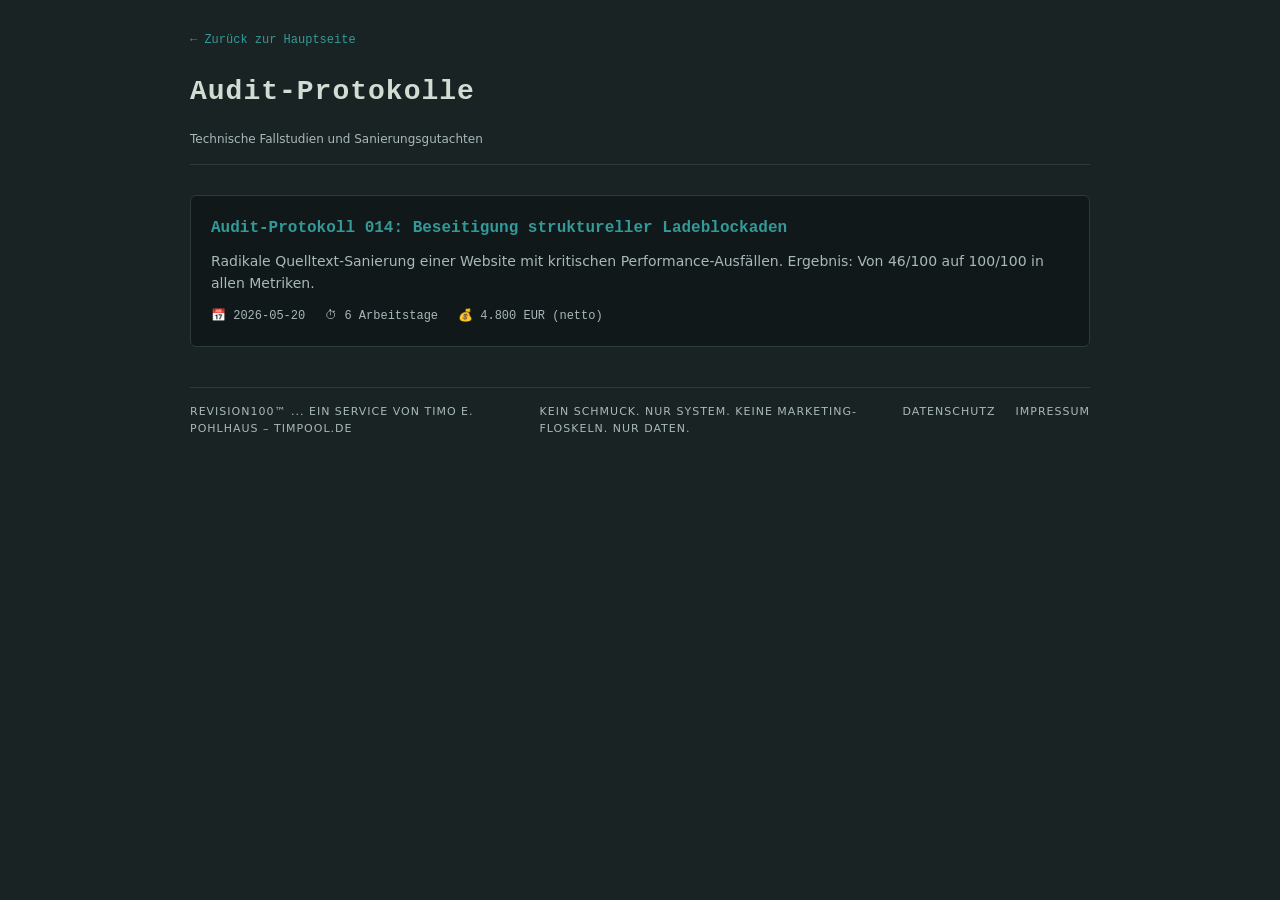
<file: audits/index.html>
<!DOCTYPE html>
<html lang="de">
<head>
    <meta charset="UTF-8">
    <meta name="viewport" content="width=device-width, initial-scale=1.0">
    <meta name="description" content="Audit-Protokolle: Fallstudien und Technische Gutachten für Website-Sanierung. Von REVISION100™.">
    <title>Audit-Protokolle — REVISION100™</title>

    <style>
        :root {
            --bg-color: #1a2324;
            --panel-bg: #111819;
            --border-color: #2c3a3c;
            --text-main: #d1dcd3;
            --text-muted: #a8b8bb;
            --teal-accent: #339999;
            --orange-action: #ff6600;
            --font-mono: ui-monospace, SFMono-Regular, "SF Pro Mono", Menlo, Monaco, Consolas, "Liberation Mono", "Courier New", monospace;
        }

        * {
            box-sizing: border-box;
            margin: 0;
            padding: 0;
        }

        body {
            background-color: var(--bg-color);
            color: var(--text-main);
            font-family: system-ui, -apple-system, BlinkMacSystemFont, "Segoe UI", Roboto, sans-serif;
            line-height: 1.6;
            font-size: 16px;
            padding: 15px;
            min-height: 100vh;
            display: flex;
            flex-direction: column;
            justify-content: space-between;
        }

        @media (min-width: 600px) {
            body {
                padding: 25px;
            }
        }

        .site-container {
            max-width: 900px;
            margin: 0 auto;
            width: 100%;
        }

        header {
            display: flex;
            flex-direction: column;
            gap: 15px;
            border-bottom: 1px solid var(--border-color);
            padding-bottom: 15px;
            margin-bottom: 30px;
        }

        h1 {
            font-family: var(--font-mono);
            font-size: 28px;
            font-weight: bold;
            letter-spacing: 1px;
        }

        .audit-list {
            display: flex;
            flex-direction: column;
            gap: 15px;
        }

        .audit-card {
            background-color: var(--panel-bg);
            border: 1px solid var(--border-color);
            border-radius: 6px;
            padding: 20px;
            text-decoration: none;
            color: var(--text-main);
            transition: border-color 0.2s;
        }

        .audit-card:hover {
            border-color: var(--teal-accent);
        }

        .audit-title {
            font-family: var(--font-mono);
            font-size: 16px;
            font-weight: bold;
            margin-bottom: 8px;
            color: var(--teal-accent);
        }

        .audit-description {
            font-size: 14px;
            color: var(--text-muted);
            margin-bottom: 12px;
        }

        .audit-meta {
            display: flex;
            gap: 20px;
            font-size: 12px;
            color: var(--text-muted);
            font-family: var(--font-mono);
        }

        footer {
            margin-top: 40px;
            border-top: 1px solid var(--border-color);
            padding-top: 15px;
            display: flex;
            flex-direction: column;
            gap: 12px;
            font-size: 11px;
            color: var(--text-muted);
            text-transform: uppercase;
            letter-spacing: 1px;
        }

        @media (min-width: 600px) {
            footer {
                flex-direction: row;
                justify-content: space-between;
            }
        }

        .footer-links {
            display: flex;
            gap: 20px;
        }

        .footer-links a {
            color: var(--text-muted);
            text-decoration: none;
        }

        .footer-links a:hover {
            color: var(--text-main);
        }

        .back-link {
            display: inline-block;
            margin-bottom: 20px;
            color: var(--teal-accent);
            text-decoration: none;
            font-family: var(--font-mono);
            font-size: 12px;
        }

        .back-link:hover {
            color: var(--text-main);
        }
    </style>
</head>
<body>

    <div class="site-container">

        <a href="/" class="back-link">← Zurück zur Hauptseite</a>

        <header>
            <h1>Audit-Protokolle</h1>
            <div style="font-size: 12px; color: var(--text-muted);">Technische Fallstudien und Sanierungsgutachten</div>
        </header>

        <div class="audit-list">

            <a href="audit-014.html" class="audit-card">
                <div class="audit-title">Audit-Protokoll 014: Beseitigung struktureller Ladeblockaden</div>
                <div class="audit-description">Radikale Quelltext-Sanierung einer Website mit kritischen Performance-Ausfällen. Ergebnis: Von 46/100 auf 100/100 in allen Metriken.</div>
                <div class="audit-meta">
                    <span>📅 2026-05-20</span>
                    <span>⏱ 6 Arbeitstage</span>
                    <span>💰 4.800 EUR (netto)</span>
                </div>
            </a>

        </div>

        <footer>
            <div>Revision100™ ... ein Service von Timo E. Pohlhaus – <a href="https://timpool.de" style="color: var(--text-muted); text-decoration: none;">timpool.de</a></div>
            <div style="max-width: none;">Kein Schmuck. Nur System. Keine Marketing-Floskeln. Nur Daten.</div>
            <div class="footer-links">
                <a href="/datenschutz">Datenschutz</a>
                <a href="/impressum">Impressum</a>
            </div>
        </footer>

    </div>

</body>
</html>
</file>
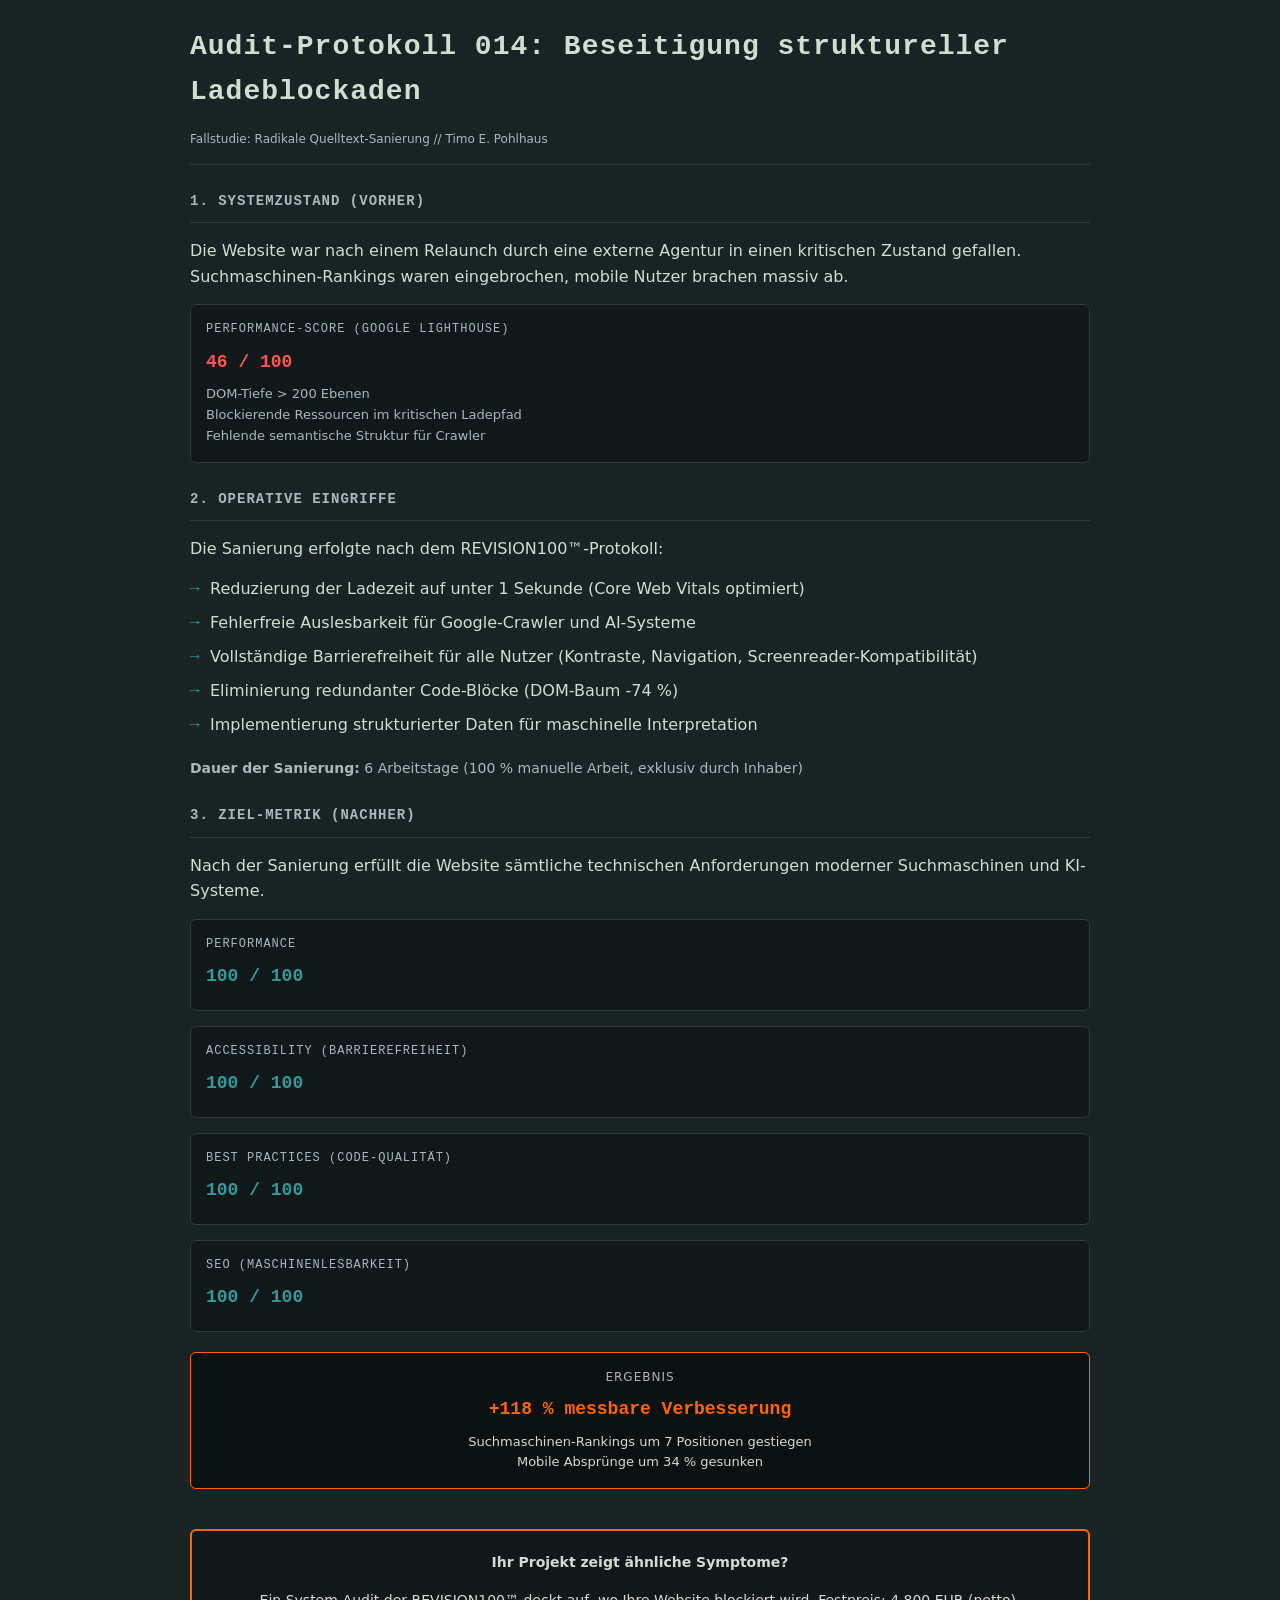
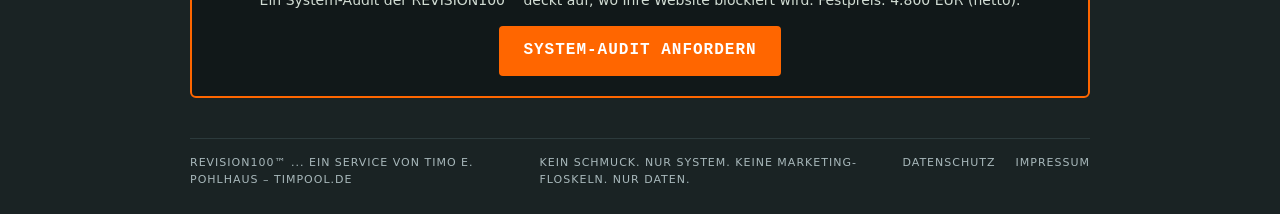
<file: audit-014.html>
<!DOCTYPE html>
<html lang="de">
<head>
    <meta charset="UTF-8">
    <meta name="viewport" content="width=device-width, initial-scale=1.0">
    <meta name="description" content="Audit-Protokoll 014: Beseitigung struktureller Ladeblockaden. Fallstudie: Website-Performance von 46/100 auf 100/100 durch radikale Quelltext-Sanierung.">
    <title>Audit-Protokoll 014 — REVISION100™</title>

    <script type="application/ld+json">
    {
        "@context": "https://schema.org",
        "@type": ["Article", "Service"],
        "headline": "Audit-Protokoll 014: Beseitigung struktureller Ladeblockaden",
        "author": {
            "@type": "Person",
            "name": "Timo E. Pohlhaus",
            "url": "https://revision100.de"
        },
        "datePublished": "2026-05-20",
        "image": "https://timpool.de/revision100-logo.png",
        "description": "Fallstudie: Radikale Quelltext-Sanierung für Unternehmens-Website",
        "offers": {
            "@type": "Offer",
            "price": "4800",
            "priceCurrency": "EUR",
            "availability": "https://schema.org/InStock",
            "description": "Revision100™ Code-Sanierung – Einmalige Investition, keine Abo-Kosten"
        }
    }
    </script>

    <style>
        :root {
            --bg-color: #1a2324;
            --panel-bg: #111819;
            --border-color: #2c3a3c;
            --text-main: #d1dcd3;
            --text-muted: #a8b8bb;
            --teal-accent: #339999;
            --orange-action: #ff6600;
            --orange-hover: #e05500;
            --font-mono: ui-monospace, SFMono-Regular, "SF Pro Mono", Menlo, Monaco, Consolas, "Liberation Mono", "Courier New", monospace;
        }

        * {
            box-sizing: border-box;
            margin: 0;
            padding: 0;
        }

        body {
            background-color: var(--bg-color);
            color: var(--text-main);
            font-family: system-ui, -apple-system, BlinkMacSystemFont, "Segoe UI", Roboto, sans-serif;
            line-height: 1.6;
            font-size: 16px;
            padding: 15px;
            min-height: 100vh;
            display: flex;
            flex-direction: column;
            justify-content: space-between;
        }

        @media (min-width: 600px) {
            body {
                font-size: 16px;
                padding: 25px;
            }
        }

        .site-container {
            max-width: 900px;
            margin: 0 auto;
            width: 100%;
        }

        header {
            display: flex;
            flex-direction: column;
            gap: 15px;
            border-bottom: 1px solid var(--border-color);
            padding-bottom: 15px;
            margin-bottom: 20px;
        }

        h1 {
            font-family: var(--font-mono);
            font-size: 28px;
            font-weight: bold;
            letter-spacing: 1px;
        }

        h2 {
            font-family: var(--font-mono);
            font-size: 14px;
            text-transform: uppercase;
            color: var(--text-muted);
            margin-top: 25px;
            margin-bottom: 15px;
            letter-spacing: 1px;
            border-bottom: 1px solid var(--border-color);
            padding-bottom: 10px;
        }

        article {
            margin-bottom: 40px;
        }

        .metric-block {
            background-color: var(--panel-bg);
            border: 1px solid var(--border-color);
            border-radius: 6px;
            padding: 15px;
            margin: 15px 0;
        }

        .metric-label {
            font-size: 12px;
            color: var(--text-muted);
            text-transform: uppercase;
            margin-bottom: 8px;
            letter-spacing: 1px;
            font-family: var(--font-mono);
        }

        .metric-value {
            font-family: var(--font-mono);
            font-size: 18px;
            font-weight: bold;
            color: var(--teal-accent);
            margin-bottom: 4px;
        }

        .metric-value.before {
            color: #ff5555;
        }

        .process-list {
            list-style: none;
            margin: 15px 0;
            padding-left: 0;
        }

        .process-list li {
            position: relative;
            padding-left: 20px;
            margin-bottom: 10px;
            line-height: 1.5;
        }

        .process-list li::before {
            content: "→";
            position: absolute;
            left: 0;
            color: var(--teal-accent);
            font-family: var(--font-mono);
            font-weight: bold;
        }

        .cta-block {
            background-color: var(--panel-bg);
            border: 2px solid var(--orange-action);
            border-radius: 6px;
            padding: 20px;
            margin: 30px 0;
            text-align: center;
        }

        .cta-block p {
            margin-bottom: 15px;
            font-size: 14px;
        }

        .cta-button {
            display: inline-block;
            background-color: var(--orange-action);
            color: #ffffff;
            padding: 12px 24px;
            border-radius: 4px;
            text-decoration: none;
            font-family: var(--font-mono);
            font-weight: bold;
            text-transform: uppercase;
            letter-spacing: 1px;
            transition: background-color 0.2s;
        }

        .cta-button:hover {
            background-color: var(--orange-hover);
        }

        footer {
            margin-top: 40px;
            border-top: 1px solid var(--border-color);
            padding-top: 15px;
            display: flex;
            flex-direction: column;
            gap: 12px;
            font-size: 11px;
            color: var(--text-muted);
            text-transform: uppercase;
            letter-spacing: 1px;
        }

        @media (min-width: 600px) {
            footer {
                flex-direction: row;
                justify-content: space-between;
            }
        }

        .footer-links {
            display: flex;
            gap: 20px;
        }

        .footer-links a {
            color: var(--text-muted);
            text-decoration: none;
        }

        .footer-links a:hover {
            color: var(--text-main);
        }
    </style>
</head>
<body>

    <div class="site-container">

        <header>
            <h1>Audit-Protokoll 014: Beseitigung struktureller Ladeblockaden</h1>
            <div style="font-size: 12px; color: var(--text-muted);">Fallstudie: Radikale Quelltext-Sanierung // Timo E. Pohlhaus</div>
        </header>

        <article>

            <h2>1. Systemzustand (Vorher)</h2>
            <p>Die Website war nach einem Relaunch durch eine externe Agentur in einen kritischen Zustand gefallen. Suchmaschinen-Rankings waren eingebrochen, mobile Nutzer brachen massiv ab.</p>

            <div class="metric-block">
                <div class="metric-label">Performance-Score (Google Lighthouse)</div>
                <div class="metric-value before">46 / 100</div>
                <div style="color: var(--text-muted); font-size: 13px; margin-top: 8px;">
                    DOM-Tiefe &gt; 200 Ebenen<br>
                    Blockierende Ressourcen im kritischen Ladepfad<br>
                    Fehlende semantische Struktur für Crawler
                </div>
            </div>

            <h2>2. Operative Eingriffe</h2>
            <p>Die Sanierung erfolgte nach dem REVISION100™-Protokoll:</p>

            <ul class="process-list">
                <li>Reduzierung der Ladezeit auf unter 1 Sekunde (Core Web Vitals optimiert)</li>
                <li>Fehlerfreie Auslesbarkeit für Google-Crawler und AI-Systeme</li>
                <li>Vollständige Barrierefreiheit für alle Nutzer (Kontraste, Navigation, Screenreader-Kompatibilität)</li>
                <li>Eliminierung redundanter Code-Blöcke (DOM-Baum -74 %)</li>
                <li>Implementierung strukturierter Daten für maschinelle Interpretation</li>
            </ul>

            <p style="margin-top: 20px; font-size: 14px; color: var(--text-muted);">
                <strong>Dauer der Sanierung:</strong> 6 Arbeitstage (100 % manuelle Arbeit, exklusiv durch Inhaber)
            </p>

            <h2>3. Ziel-Metrik (Nachher)</h2>
            <p>Nach der Sanierung erfüllt die Website sämtliche technischen Anforderungen moderner Suchmaschinen und KI-Systeme.</p>

            <div class="metric-block">
                <div class="metric-label">Performance</div>
                <div class="metric-value">100 / 100</div>
            </div>

            <div class="metric-block">
                <div class="metric-label">Accessibility (Barrierefreiheit)</div>
                <div class="metric-value">100 / 100</div>
            </div>

            <div class="metric-block">
                <div class="metric-label">Best Practices (Code-Qualität)</div>
                <div class="metric-value">100 / 100</div>
            </div>

            <div class="metric-block">
                <div class="metric-label">SEO (Maschinenlesbarkeit)</div>
                <div class="metric-value">100 / 100</div>
            </div>

            <div style="background-color: #0b1011; border: 1px solid var(--orange-action); border-radius: 6px; padding: 15px; margin-top: 20px; text-align: center;">
                <div style="font-size: 12px; color: var(--text-muted); text-transform: uppercase; margin-bottom: 8px; letter-spacing: 1px;">Ergebnis</div>
                <div style="font-size: 18px; font-weight: bold; color: var(--orange-action); font-family: var(--font-mono);">+118 % messbare Verbesserung</div>
                <div style="font-size: 13px; color: var(--text-main); margin-top: 8px;">
                    Suchmaschinen-Rankings um 7 Positionen gestiegen<br>
                    Mobile Absprünge um 34 % gesunken
                </div>
            </div>

        </article>

        <div class="cta-block">
            <p><strong>Ihr Projekt zeigt ähnliche Symptome?</strong></p>
            <p>Ein System-Audit der REVISION100™ deckt auf, wo Ihre Website blockiert wird. Festpreis: 4.800 EUR (netto).</p>
            <a href="/" class="cta-button">System-Audit anfordern</a>
        </div>

        <footer>
            <div>Revision100™ ... ein Service von Timo E. Pohlhaus – <a href="https://timpool.de" style="color: var(--text-muted); text-decoration: none;">timpool.de</a></div>
            <div style="max-width: none;">Kein Schmuck. Nur System. Keine Marketing-Floskeln. Nur Daten.</div>
            <div class="footer-links">
                <a href="/datenschutz">Datenschutz</a>
                <a href="/impressum">Impressum</a>
            </div>
        </footer>

    </div>

</body>
</html>
</file>
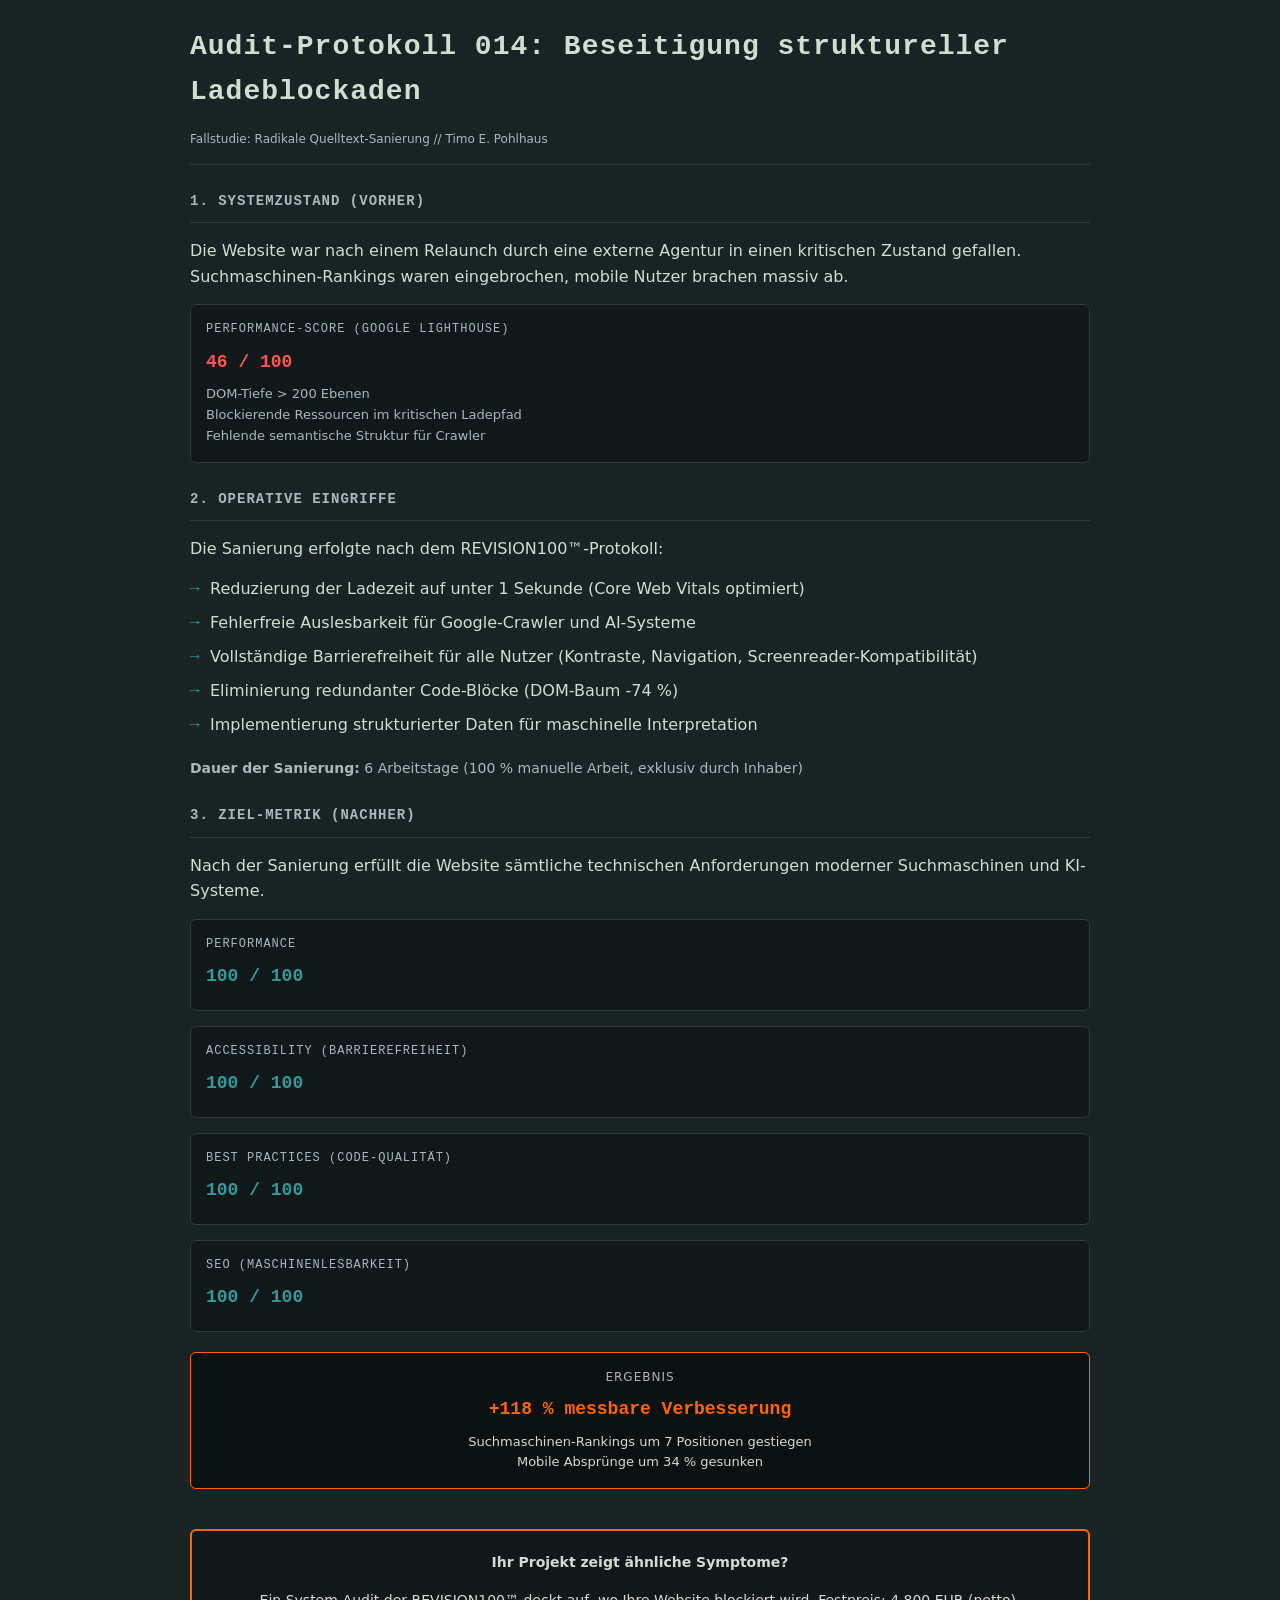
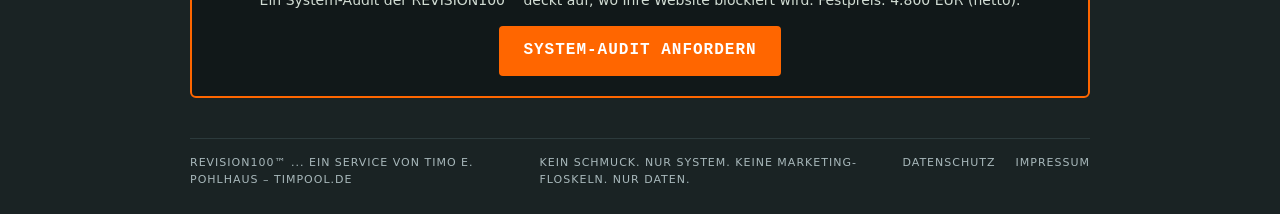
<file: audits/audit-014.html>
<!DOCTYPE html>
<html lang="de">
<head>
    <meta charset="UTF-8">
    <meta name="viewport" content="width=device-width, initial-scale=1.0">
    <meta name="description" content="Audit-Protokoll 014: Beseitigung struktureller Ladeblockaden. Fallstudie: Website-Performance von 46/100 auf 100/100 durch radikale Quelltext-Sanierung.">
    <title>Audit-Protokoll 014 — REVISION100™</title>

    <script type="application/ld+json">
    {
        "@context": "https://schema.org",
        "@type": ["Article", "Service"],
        "headline": "Audit-Protokoll 014: Beseitigung struktureller Ladeblockaden",
        "author": {
            "@type": "Person",
            "name": "Timo E. Pohlhaus",
            "url": "https://revision100.de"
        },
        "datePublished": "2026-05-20",
        "image": "https://revision100.de/revision100-logo.png",
        "description": "Fallstudie: Radikale Quelltext-Sanierung für Unternehmens-Website",
        "offers": {
            "@type": "Offer",
            "price": "4800",
            "priceCurrency": "EUR",
            "availability": "https://schema.org/InStock",
            "description": "Revision100™ Code-Sanierung – Einmalige Investition, keine Abo-Kosten"
        }
    }
    </script>

    <style>
        :root {
            --bg-color: #1a2324;
            --panel-bg: #111819;
            --border-color: #2c3a3c;
            --text-main: #d1dcd3;
            --text-muted: #a8b8bb;
            --teal-accent: #339999;
            --orange-action: #ff6600;
            --orange-hover: #e05500;
            --font-mono: ui-monospace, SFMono-Regular, "SF Pro Mono", Menlo, Monaco, Consolas, "Liberation Mono", "Courier New", monospace;
        }

        * {
            box-sizing: border-box;
            margin: 0;
            padding: 0;
        }

        body {
            background-color: var(--bg-color);
            color: var(--text-main);
            font-family: system-ui, -apple-system, BlinkMacSystemFont, "Segoe UI", Roboto, sans-serif;
            line-height: 1.6;
            font-size: 16px;
            padding: 15px;
            min-height: 100vh;
            display: flex;
            flex-direction: column;
            justify-content: space-between;
        }

        @media (min-width: 600px) {
            body {
                font-size: 16px;
                padding: 25px;
            }
        }

        .site-container {
            max-width: 900px;
            margin: 0 auto;
            width: 100%;
        }

        header {
            display: flex;
            flex-direction: column;
            gap: 15px;
            border-bottom: 1px solid var(--border-color);
            padding-bottom: 15px;
            margin-bottom: 20px;
        }

        h1 {
            font-family: var(--font-mono);
            font-size: 28px;
            font-weight: bold;
            letter-spacing: 1px;
        }

        h2 {
            font-family: var(--font-mono);
            font-size: 14px;
            text-transform: uppercase;
            color: var(--text-muted);
            margin-top: 25px;
            margin-bottom: 15px;
            letter-spacing: 1px;
            border-bottom: 1px solid var(--border-color);
            padding-bottom: 10px;
        }

        article {
            margin-bottom: 40px;
        }

        .metric-block {
            background-color: var(--panel-bg);
            border: 1px solid var(--border-color);
            border-radius: 6px;
            padding: 15px;
            margin: 15px 0;
        }

        .metric-label {
            font-size: 12px;
            color: var(--text-muted);
            text-transform: uppercase;
            margin-bottom: 8px;
            letter-spacing: 1px;
            font-family: var(--font-mono);
        }

        .metric-value {
            font-family: var(--font-mono);
            font-size: 18px;
            font-weight: bold;
            color: var(--teal-accent);
            margin-bottom: 4px;
        }

        .metric-value.before {
            color: #ff5555;
        }

        .process-list {
            list-style: none;
            margin: 15px 0;
            padding-left: 0;
        }

        .process-list li {
            position: relative;
            padding-left: 20px;
            margin-bottom: 10px;
            line-height: 1.5;
        }

        .process-list li::before {
            content: "→";
            position: absolute;
            left: 0;
            color: var(--teal-accent);
            font-family: var(--font-mono);
            font-weight: bold;
        }

        .cta-block {
            background-color: var(--panel-bg);
            border: 2px solid var(--orange-action);
            border-radius: 6px;
            padding: 20px;
            margin: 30px 0;
            text-align: center;
        }

        .cta-block p {
            margin-bottom: 15px;
            font-size: 14px;
        }

        .cta-button {
            display: inline-block;
            background-color: var(--orange-action);
            color: #ffffff;
            padding: 12px 24px;
            border-radius: 4px;
            text-decoration: none;
            font-family: var(--font-mono);
            font-weight: bold;
            text-transform: uppercase;
            letter-spacing: 1px;
            transition: background-color 0.2s;
        }

        .cta-button:hover {
            background-color: var(--orange-hover);
        }

        footer {
            margin-top: 40px;
            border-top: 1px solid var(--border-color);
            padding-top: 15px;
            display: flex;
            flex-direction: column;
            gap: 12px;
            font-size: 11px;
            color: var(--text-muted);
            text-transform: uppercase;
            letter-spacing: 1px;
        }

        @media (min-width: 600px) {
            footer {
                flex-direction: row;
                justify-content: space-between;
            }
        }

        .footer-links {
            display: flex;
            gap: 20px;
        }

        .footer-links a {
            color: var(--text-muted);
            text-decoration: none;
        }

        .footer-links a:hover {
            color: var(--text-main);
        }
    </style>
</head>
<body>

    <div class="site-container">

        <header>
            <h1>Audit-Protokoll 014: Beseitigung struktureller Ladeblockaden</h1>
            <div style="font-size: 12px; color: var(--text-muted);">Fallstudie: Radikale Quelltext-Sanierung // Timo E. Pohlhaus</div>
        </header>

        <article>

            <h2>1. Systemzustand (Vorher)</h2>
            <p>Die Website war nach einem Relaunch durch eine externe Agentur in einen kritischen Zustand gefallen. Suchmaschinen-Rankings waren eingebrochen, mobile Nutzer brachen massiv ab.</p>

            <div class="metric-block">
                <div class="metric-label">Performance-Score (Google Lighthouse)</div>
                <div class="metric-value before">46 / 100</div>
                <div style="color: var(--text-muted); font-size: 13px; margin-top: 8px;">
                    DOM-Tiefe &gt; 200 Ebenen<br>
                    Blockierende Ressourcen im kritischen Ladepfad<br>
                    Fehlende semantische Struktur für Crawler
                </div>
            </div>

            <h2>2. Operative Eingriffe</h2>
            <p>Die Sanierung erfolgte nach dem REVISION100™-Protokoll:</p>

            <ul class="process-list">
                <li>Reduzierung der Ladezeit auf unter 1 Sekunde (Core Web Vitals optimiert)</li>
                <li>Fehlerfreie Auslesbarkeit für Google-Crawler und AI-Systeme</li>
                <li>Vollständige Barrierefreiheit für alle Nutzer (Kontraste, Navigation, Screenreader-Kompatibilität)</li>
                <li>Eliminierung redundanter Code-Blöcke (DOM-Baum -74 %)</li>
                <li>Implementierung strukturierter Daten für maschinelle Interpretation</li>
            </ul>

            <p style="margin-top: 20px; font-size: 14px; color: var(--text-muted);">
                <strong>Dauer der Sanierung:</strong> 6 Arbeitstage (100 % manuelle Arbeit, exklusiv durch Inhaber)
            </p>

            <h2>3. Ziel-Metrik (Nachher)</h2>
            <p>Nach der Sanierung erfüllt die Website sämtliche technischen Anforderungen moderner Suchmaschinen und KI-Systeme.</p>

            <div class="metric-block">
                <div class="metric-label">Performance</div>
                <div class="metric-value">100 / 100</div>
            </div>

            <div class="metric-block">
                <div class="metric-label">Accessibility (Barrierefreiheit)</div>
                <div class="metric-value">100 / 100</div>
            </div>

            <div class="metric-block">
                <div class="metric-label">Best Practices (Code-Qualität)</div>
                <div class="metric-value">100 / 100</div>
            </div>

            <div class="metric-block">
                <div class="metric-label">SEO (Maschinenlesbarkeit)</div>
                <div class="metric-value">100 / 100</div>
            </div>

            <div style="background-color: #0b1011; border: 1px solid var(--orange-action); border-radius: 6px; padding: 15px; margin-top: 20px; text-align: center;">
                <div style="font-size: 12px; color: var(--text-muted); text-transform: uppercase; margin-bottom: 8px; letter-spacing: 1px;">Ergebnis</div>
                <div style="font-size: 18px; font-weight: bold; color: var(--orange-action); font-family: var(--font-mono);">+118 % messbare Verbesserung</div>
                <div style="font-size: 13px; color: var(--text-main); margin-top: 8px;">
                    Suchmaschinen-Rankings um 7 Positionen gestiegen<br>
                    Mobile Absprünge um 34 % gesunken
                </div>
            </div>

        </article>

        <div class="cta-block">
            <p><strong>Ihr Projekt zeigt ähnliche Symptome?</strong></p>
            <p>Ein System-Audit der REVISION100™ deckt auf, wo Ihre Website blockiert wird. Festpreis: 4.800 EUR (netto).</p>
            <a href="/" class="cta-button">System-Audit anfordern</a>
        </div>

        <footer>
            <div>Revision100™ ... ein Service von Timo E. Pohlhaus – <a href="https://timpool.de" style="color: var(--text-muted); text-decoration: none;">timpool.de</a></div>
            <div style="max-width: none;">Kein Schmuck. Nur System. Keine Marketing-Floskeln. Nur Daten.</div>
            <div class="footer-links">
                <a href="/datenschutz">Datenschutz</a>
                <a href="/impressum">Impressum</a>
            </div>
        </footer>

    </div>

</body>
</html>
</file>
